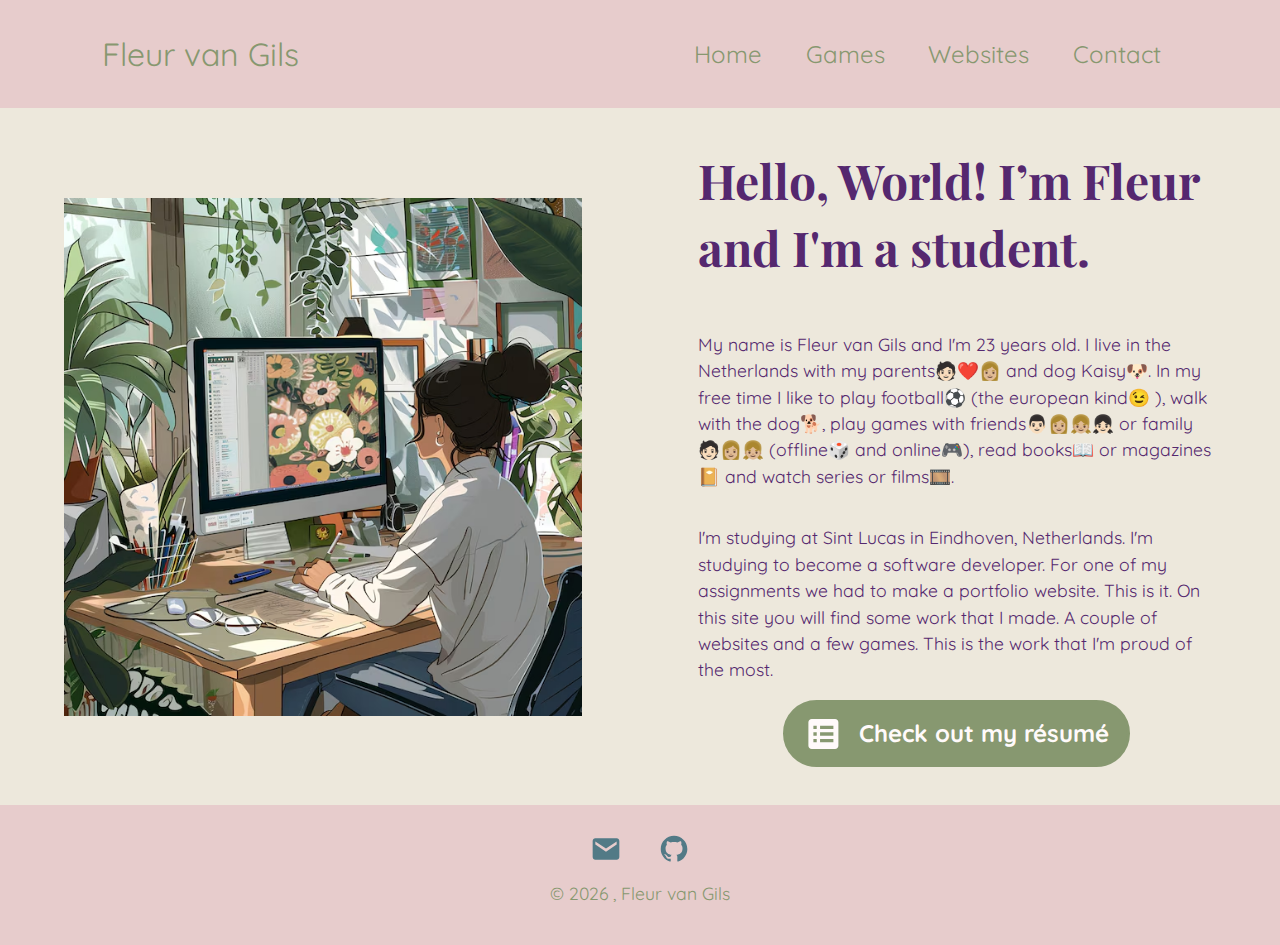
<file: index.html>
<!DOCTYPE html>
<html lang="en" dir="ltr">
  <head>
    <meta charset="utf-8" />
    <title>Fleur van Gils</title>
    <meta name="viewport" content="width=device-width, initial-scale=1.0" />
    <!-- Stylesheets -->
    <link rel="stylesheet" href="css/normalize.css" />
    <link rel="stylesheet" href="css/styles.css" />
    <!-- Fonts -->
    <link
      href="https://fonts.googleapis.com/css?family=Playfair+Display&display=swap"
      rel="stylesheet"
    />
    <link
      href="https://fonts.googleapis.com/css?family=Quicksand&display=swap"
      rel="stylesheet"
    />
    <!-- Favicon -->
    <link rel="apple-touch-icon" sizes="180x180" href="img/FvG.png" />
    <link rel="icon" type="image/png" sizes="32x32" href="img/FvG.png" />
    <link rel="icon" type="image/png" sizes="16x16" href="img/FvG.png" />
    <link rel="manifest" href="img/site.webmanifest" />
    <link rel="mask-icon" href="img/safari-pinned-tab.svg" color="#F5E7E7" />
    <meta name="msapplication-TileColor" content="#F5E7E7" />
    <meta name="msapplication-TileImage" content="/mstile-144x144.png" />
    <meta name="theme-color" content="#F5E7E7" />
  </head>

  <body class="l-body">
    <nav class="main-nav">
      <a class="nav__menu-name" href="#">Fleur van Gils</a>
      <section class="nav__section">
        <ul class="nav__menu">
          <li class="nav__menu-item"><a href="#">Home</a></li>
          <li class="nav__menu-item"><a href="pages/games.html">Games</a></li>
          <li class="nav__menu-item">
            <a href="pages/websites.html">Websites</a>
          </li>
          <li class="nav__menu-item">
            <a href="pages/contact.html">Contact</a>
          </li>
        </ul>
      </section>
    </nav>

    <main class="l-main">
      <img
        class="main__image"
        src="img/digital-art-style-illustration-graphic-designer_23-2151536941.avif"
        alt=""
      />
      <section class="main__copy">
        <h1 class="main__heading">
          Hello, World! I’m Fleur and I'm a student.
        </h1>
        <p class="main__description">
          My name is Fleur van Gils and I'm <span id="age"></span> years old. I
          live in the Netherlands with my parents🧑🏻‍❤️‍👩🏼 and dog Kaisy🐶. In my
          free time I like to play football⚽ (the european kind😉 ), walk with
          the dog🐕, play games with friends👨🏻‍👩🏼‍👧🏼‍👧🏻 or family🧑🏻‍👩🏼‍👧🏼
          (offline🎲 and online🎮), read books📖 or magazines📔 and watch series
          or films🎞️.
        </p>
        <p class="main__description">
          I'm studying at Sint Lucas in Eindhoven, Netherlands. I'm studying to
          become a software developer. For one of my assignments we had to make
          a portfolio website. This is it. On this site you will find some work
          that I made. A couple of websites and a few games. This is the work
          that I'm proud of the most.
        </p>
        <div class="main__link-group">
          <svg
            class="main__icon"
            xmlns="http://www.w3.org/2000/svg"
            width="40"
            height="40"
            viewBox="0 0 24 24"
          >
            <path
              d="M3,5v14c0,1.104,0.896,2,2,2h14c1.104,0,2-0.896,2-2V5c0-1.104-0.896-2-2-2H5C3.896,3,3,3.896,3,5z M10,7h8v2h-8V7z M10,11 h8v2h-8V11z M10,15h8v2h-8V15z M6,7h2v2H6V7z M6,11h2v2H6V11z M6,15h2v2H6V15z"
            />
          </svg>
          <a
            class="main__link"
            href="https://fleurtje1142.github.io/Resume-develop/"
            >Check out my r&eacute;sum&eacute;</a
          >
        </div>
      </section>
    </main>

    <footer class="l-footer">
      <address class="footer__social-section">
        <ul class="footer__social">
          <li class="footer__social-icon">
            <a href="mailto:fleur.van.gils@sintlucasedu.nl">
              <img
                class="footer__social-icon"
                src="img/bxs-envelope.svg"
                alt="Email"
            /></a>
          </li>
          <li class="footer__social-icon">
            <a
              href="https://github.com/Fleurtje1142"
              target="_blank"
              rel="noopener noreferrer"
            >
              <img
                class="footer__social-icon"
                src="img/bxl-github.svg"
                alt="Github"
            /></a>
          </li>
        </ul>
      </address>
      <p class="copyright">
        &copy;
        <script>
          // Function to calculate the age based on the birthdate
          function calculateAge(birthDate) {
            const today = new Date();
            const birth = new Date(birthDate);
            let age = today.getFullYear() - birth.getFullYear();
            const monthDiff = today.getMonth() - birth.getMonth();
            const dayDiff = today.getDate() - birth.getDate();

            // Adjust if the birthday hasn't happened yet this year
            if (monthDiff < 0 || (monthDiff === 0 && dayDiff < 0)) {
              age--;
            }
            return age;
          }

          // Function to display the age on the page
          function displayAge() {
            const birthDate = "2003-06-02"; // Replace with the desired birthdate (format: YYYY-MM-DD)
            const ageElement = document.getElementById("age");
            ageElement.textContent = calculateAge(birthDate);
          }

          // Run the displayAge function when the page loads
          window.onload = displayAge;

          document.write(new Date().getFullYear());
        </script>
        , Fleur van Gils
      </p>
    </footer>
  </body>
</html>
</file>
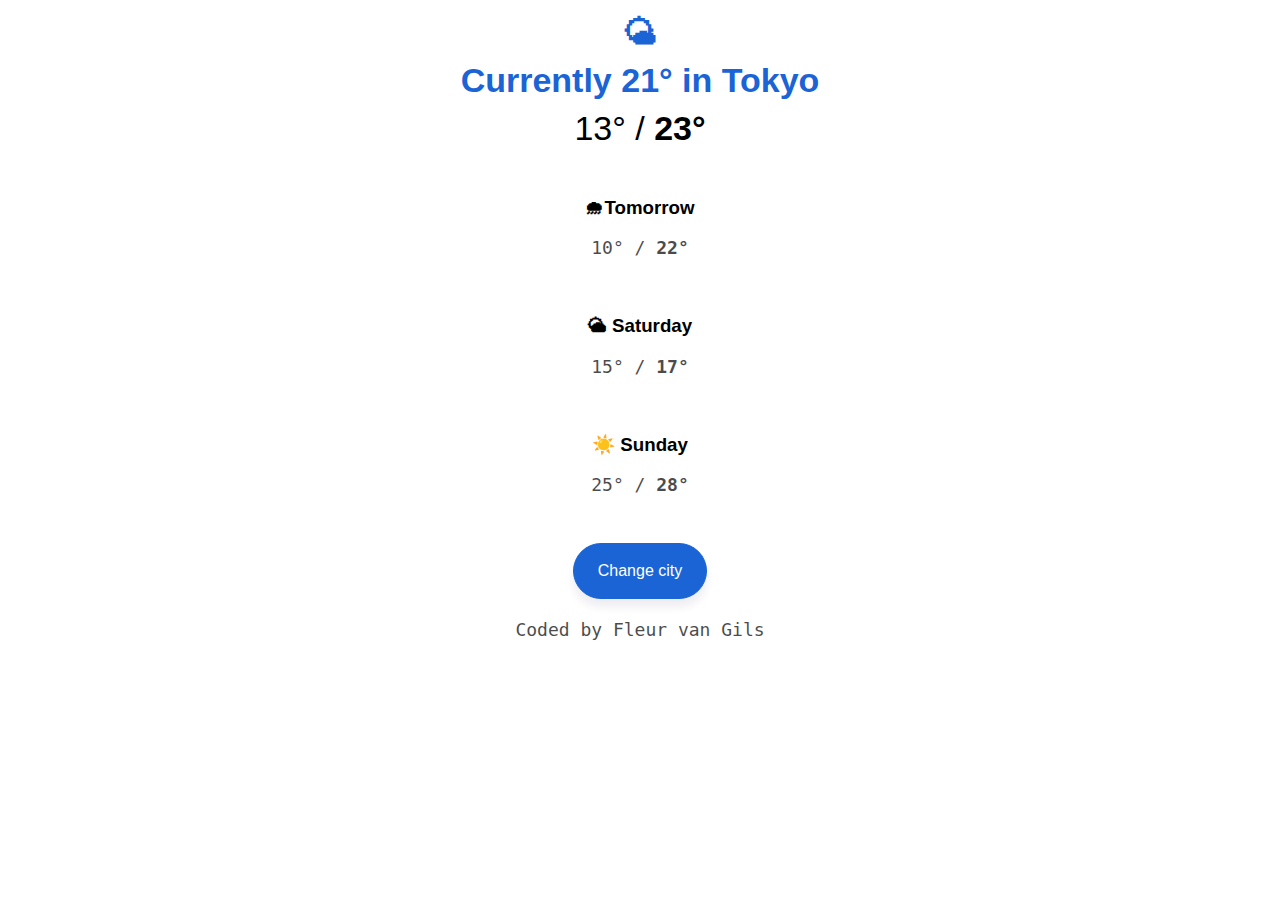
<file: Ambitie-Project.html>
<!DOCTYPE html>
<html lang="en">
  <head>
    <meta charset="UTF-8" />
    <meta name="viewport" content="width=device-width, initial-scale=1.0" />
    <meta http-equiv="X-UA-Compatible" content="ie=edge" />
    <title>Weather App</title>
    <style>
      h1,
      h2,
      h3 {
        text-align: center;
        font-family: Helvetica, Arial, sans-serif;
      }

      h1 {
        color: #1a64d6;
        font-size: 34px;
        line-height: 48px;
        margin: 0;
      }

      h2 {
        margin: 0;

        font-size: 34px;
        line-height: 48px;
        font-weight: 400;
      }

      ul {
        padding: 0;
      }

      li {
        list-style: none;
        text-align: center;
        padding: 10px 0;
        border-radius: 10px;
        transition: all 200ms ease-in-out;
        max-width: 400px;
        margin: 0 auto;
      }

      li:hover {
        background: #fffbef;
      }

      p {
        font-size: 18px;
        opacity: 0.7;
        text-align: center;
        font-family: monospace;
      }

      button {
        display: block;
        margin: 20px auto;
        border: 1px solid #1a64d6;
        background: #1a64d6;
        color: #fff;
        font-size: 16px;
        line-height: 22px;
        padding: 16px 24px;
        border-radius: 30px;
        transition: all 200ms ease;
        box-shadow: rgba(37, 39, 89, 0.08) 0px 8px 8px 0;
        cursor: pointer;
      }

      button:hover {
        background: white;
        color: #1a64d6;
        border: 1px solid #1a64d6;
      }
    </style>
  </head>
  <body>
    <section>
      <h1>
        🌤
        <br />
        Currently 21° in Tokyo
      </h1>
      <h2>13° / <strong>23°</strong></h2>
      <ul>
        <li>
          <h3>🌧Tomorrow</h3>
          <p>10° / <strong>22°</strong></p>
        </li>
        <li>
          <h3>🌥 Saturday</h3>
          <p>15° / <strong>17°</strong></p>
        </li>
        <li>
          <h3>☀️ Sunday</h3>
          <p>25° / <strong>28°</strong></p>
        </li>
      </ul>

      <button>Change city</button>
      <p>Coded by Fleur van Gils</p>
    </section>
    <script>
      function different() {
        let city = prompt("What city do you live in?");
        let temperature = prompt("what temperature is it?");

        if (temperature <= 0) {
          let heading = document.querySelector("h1");
          heading.innerHTML = "😣<br/>Currently " + temperature + "° in " + city;
        } else {
          let heading = document.querySelector("h1");
          heading.innerHTML = "😊<br/> Currently " + temperature + "° in " + city;
        }
      }

      let contactButton = document.querySelector("button");

      contactButton.addEventListener("click", different);
    </script>
  </body>
</html>
</file>
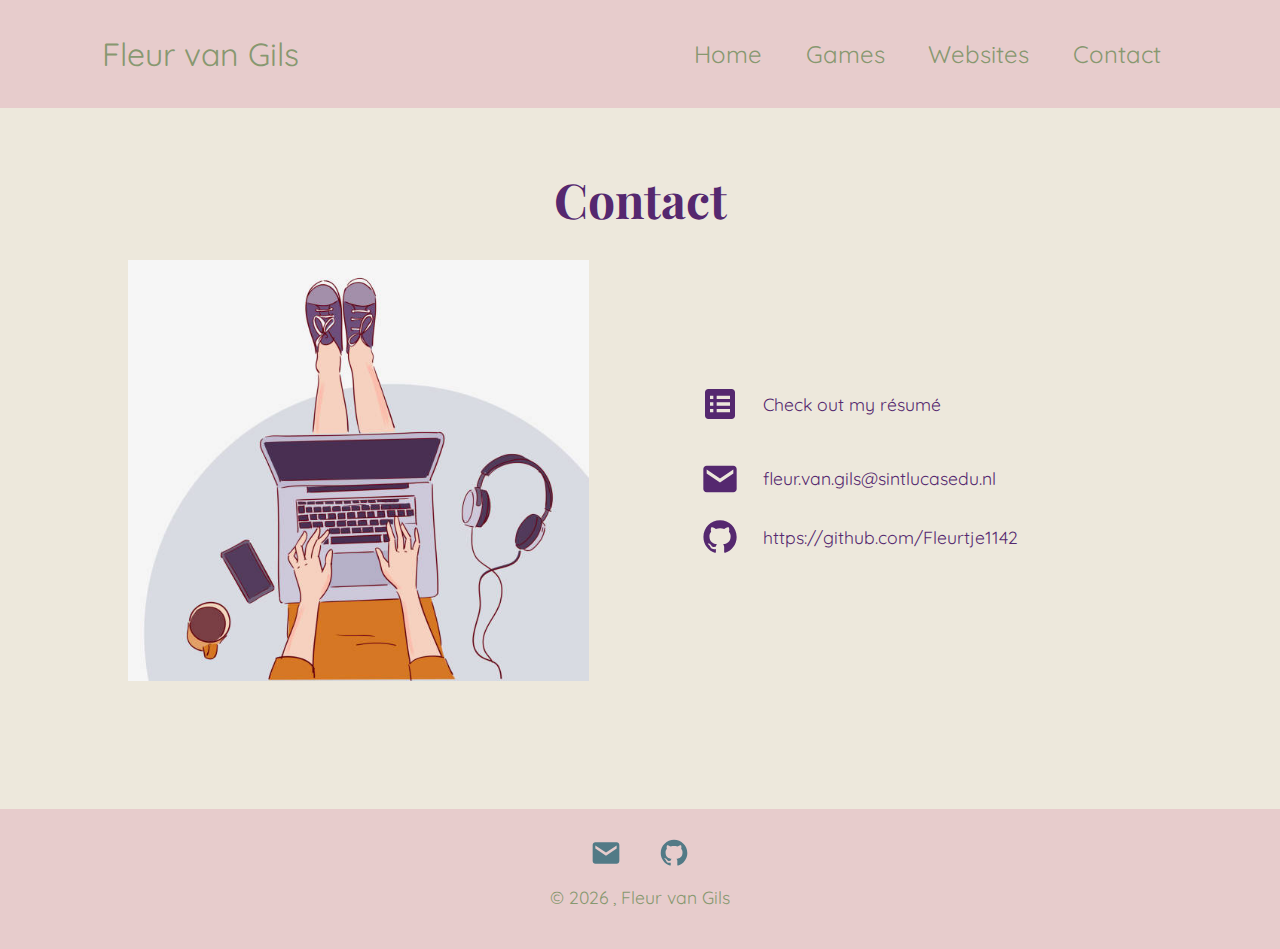
<file: pages/contact.html>
<!DOCTYPE html>
<html lang="en" dir="ltr">
  <head>
    <meta charset="utf-8" />
    <title>Fleur van Gils - Contact</title>
    <meta name="viewport" content="width=device-width, initial-scale=1.0" />
    <!-- Stylesheets -->
    <link rel="stylesheet" href="../css/normalize.css" />
    <link rel="stylesheet" href="../css/styles.css" />
    <!-- Fonts -->
    <link
      href="https://fonts.googleapis.com/css?family=Playfair+Display&display=swap"
      rel="stylesheet"
    />
    <link
      href="https://fonts.googleapis.com/css?family=Quicksand&display=swap"
      rel="stylesheet"
    />
    <!-- Favicons  -->
    <link rel="apple-touch-icon" sizes="180x180" href="../img/FvG.png" />
    <link rel="icon" type="image/png" size="32x32" href="../img/FvG.png" />
    <link rel="icon" type="image/png" sizes="16x16" href="../img/FvG.png" />
    <link rel="manifest" href="../img/site.webmanifest" />
    <link rel="mask-icon" href="../img/safari-pinned-tab.svg" color="#F5E7E7" />
    <meta name="msapplication-TileColor" content="#F5E7E7" />
    <meta name="msapplication-TileImage" content="/mstile-144x144.png" />
    <meta name="theme-color" content="#F5E7E7" />
  </head>

  <body class="l-body">
    <nav class="main-nav">
      <a class="nav__menu-name" href="../index.html">Fleur van Gils</a>
      <section class="nav__section">
        <ul class="nav__menu">
          <li class="nav__menu-item"><a href="../index.html">Home</a></li>
          <li class="nav__menu-item"><a href="games.html">Games</a></li>
          <li class="nav__menu-item"><a href="websites.html">Websites</a></li>
          <li class="nav__menu-item"><a href="#">Contact</a></li>
        </ul>
      </section>
    </nav>

    <header class="l-header">
      <h1 class="header__title">Contact</h1>
    </header>

    <main class="l-main contact">
      <img
        class="main__image"
        src="../img/laptop and headphone sitting on ground.jpg"
        alt=""
      />
      <section class="main__contact">
        <ul class="social__items">
          <li class="social__item">
            <svg
              class="social__icon"
              xmlns="http://www.w3.org/2000/svg"
              width="40"
              height="40"
              viewBox="0 0 24 24"
            >
              <path
                d="M3,5v14c0,1.104,0.896,2,2,2h14c1.104,0,2-0.896,2-2V5c0-1.104-0.896-2-2-2H5C3.896,3,3,3.896,3,5z M10,7h8v2h-8V7z M10,11 h8v2h-8V11z M10,15h8v2h-8V15z M6,7h2v2H6V7z M6,11h2v2H6V11z M6,15h2v2H6V15z"
              />
            </svg>
            <a
              class="social__link"
              href="https://fleurtje1142.github.io/Resume-develop/"
              >Check out my r&eacute;sum&eacute;</a
            >
          </li>
        </ul>
        <address>
          <ul class="social__items">
            <li class="social__item">
              <svg
                class="social__icon"
                xmlns="http://www.w3.org/2000/svg"
                width="40"
                height="40"
                viewBox="0 0 24 24"
              >
                <path
                  d="M20,4H4C2.896,4,2,4.896,2,6v12c0,1.104,0.896,2,2,2h16c1.104,0,2-0.896,2-2V6C22,4.896,21.104,4,20,4z M20,8.7l-8,5.334 L4,8.7V6.297l8,5.333l8-5.333V8.7z"
                />
              </svg>
              <a
                class="social__link"
                href="mailto:fleur.van.gils@sintlucasedu.nl"
                >fleur.van.gils@sintlucasedu.nl</a
              >
            </li>

            <li class="social__item">
              <svg
                class="social__icon"
                xmlns="http://www.w3.org/2000/svg"
                width="40"
                height="40"
                viewBox="0 0 24 24"
              >
                <path
                  fill-rule="evenodd"
                  clip-rule="evenodd"
                  d="M12.026,2c-5.509,0-9.974,4.465-9.974,9.974c0,4.406,2.857,8.145,6.821,9.465	c0.499,0.09,0.679-0.217,0.679-0.481c0-0.237-0.008-0.865-0.011-1.696c-2.775,0.602-3.361-1.338-3.361-1.338	c-0.452-1.152-1.107-1.459-1.107-1.459c-0.905-0.619,0.069-0.605,0.069-0.605c1.002,0.07,1.527,1.028,1.527,1.028	c0.89,1.524,2.336,1.084,2.902,0.829c0.091-0.645,0.351-1.085,0.635-1.334c-2.214-0.251-4.542-1.107-4.542-4.93	c0-1.087,0.389-1.979,1.024-2.675c-0.101-0.253-0.446-1.268,0.099-2.64c0,0,0.837-0.269,2.742,1.021	c0.798-0.221,1.649-0.332,2.496-0.336c0.849,0.004,1.701,0.115,2.496,0.336c1.906-1.291,2.742-1.021,2.742-1.021	c0.545,1.372,0.203,2.387,0.099,2.64c0.64,0.696,1.024,1.587,1.024,2.675c0,3.833-2.33,4.675-4.552,4.922	c0.355,0.308,0.675,0.916,0.675,1.846c0,1.334-0.012,2.41-0.012,2.737c0,0.267,0.178,0.577,0.687,0.479	C19.146,20.115,22,16.379,22,11.974C22,6.465,17.535,2,12.026,2z"
                />
              </svg>
              <a
                class="social__link"
                href="https://github.com/Fleurtje1142"
                target="_blank"
                rel="noopener noreferrer"
                >https://github.com/Fleurtje1142</a
              >
            </li>
          </ul>
        </address>
      </section>
    </main>

    <footer class="l-footer">
      <address class="footer__social-section">
        <ul class="footer__social">
          <li class="footer__social-icon">
            <a href="mailto:fleur.van.gils@sintlucasedu.nl">
              <img
                class="footer__social-icon"
                src="../img/bxs-envelope.svg"
                alt="Email"
            /></a>
          </li>
          <li class="footer__social-icon">
            <a
              href="https://github.com/Fleurtje1142"
              target="_blank"
              rel="noopener noreferrer"
            >
              <img
                class="footer__social-icon"
                src="../img/bxl-github.svg"
                alt="Github"
            /></a>
          </li>
        </ul>
      </address>
      <p class="copyright">
        &copy;
        <script>
          document.write(new Date().getFullYear());
        </script>
        , Fleur van Gils
      </p>
    </footer>
  </body>
</html>
</file>
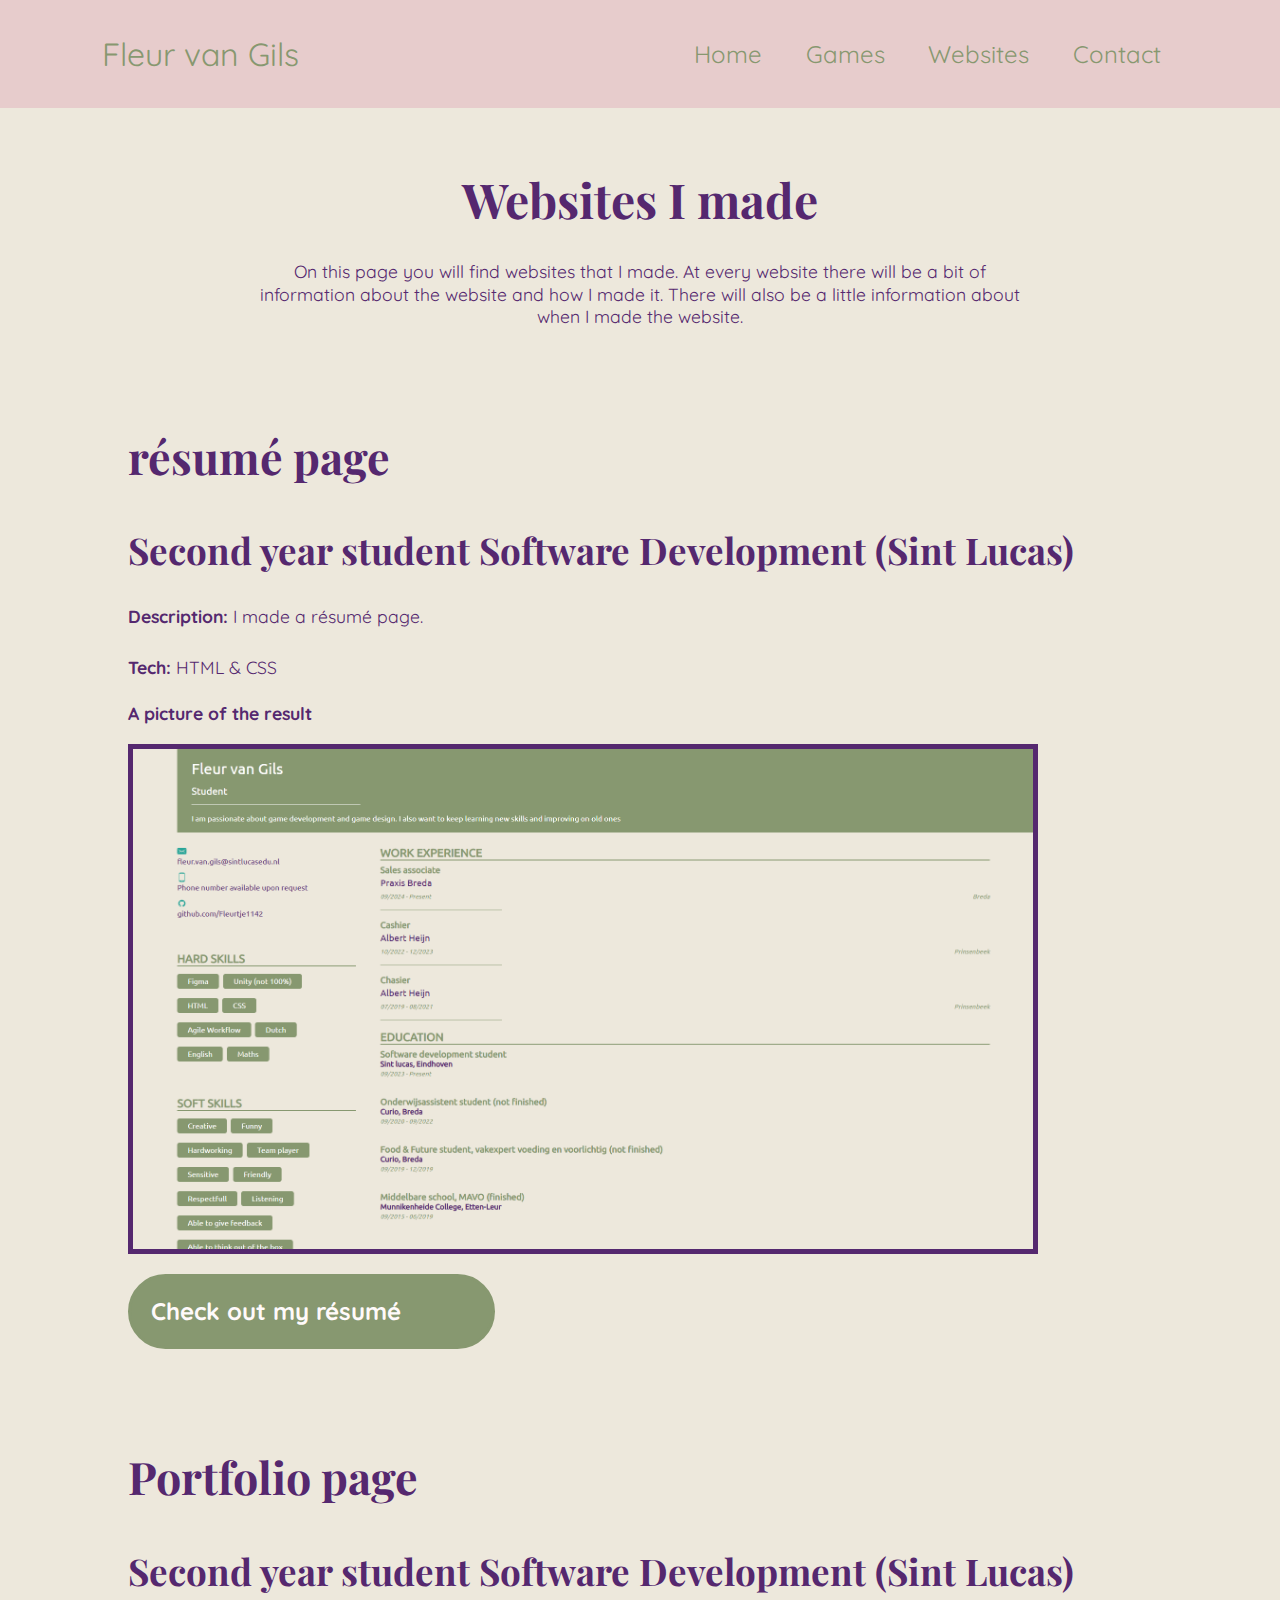
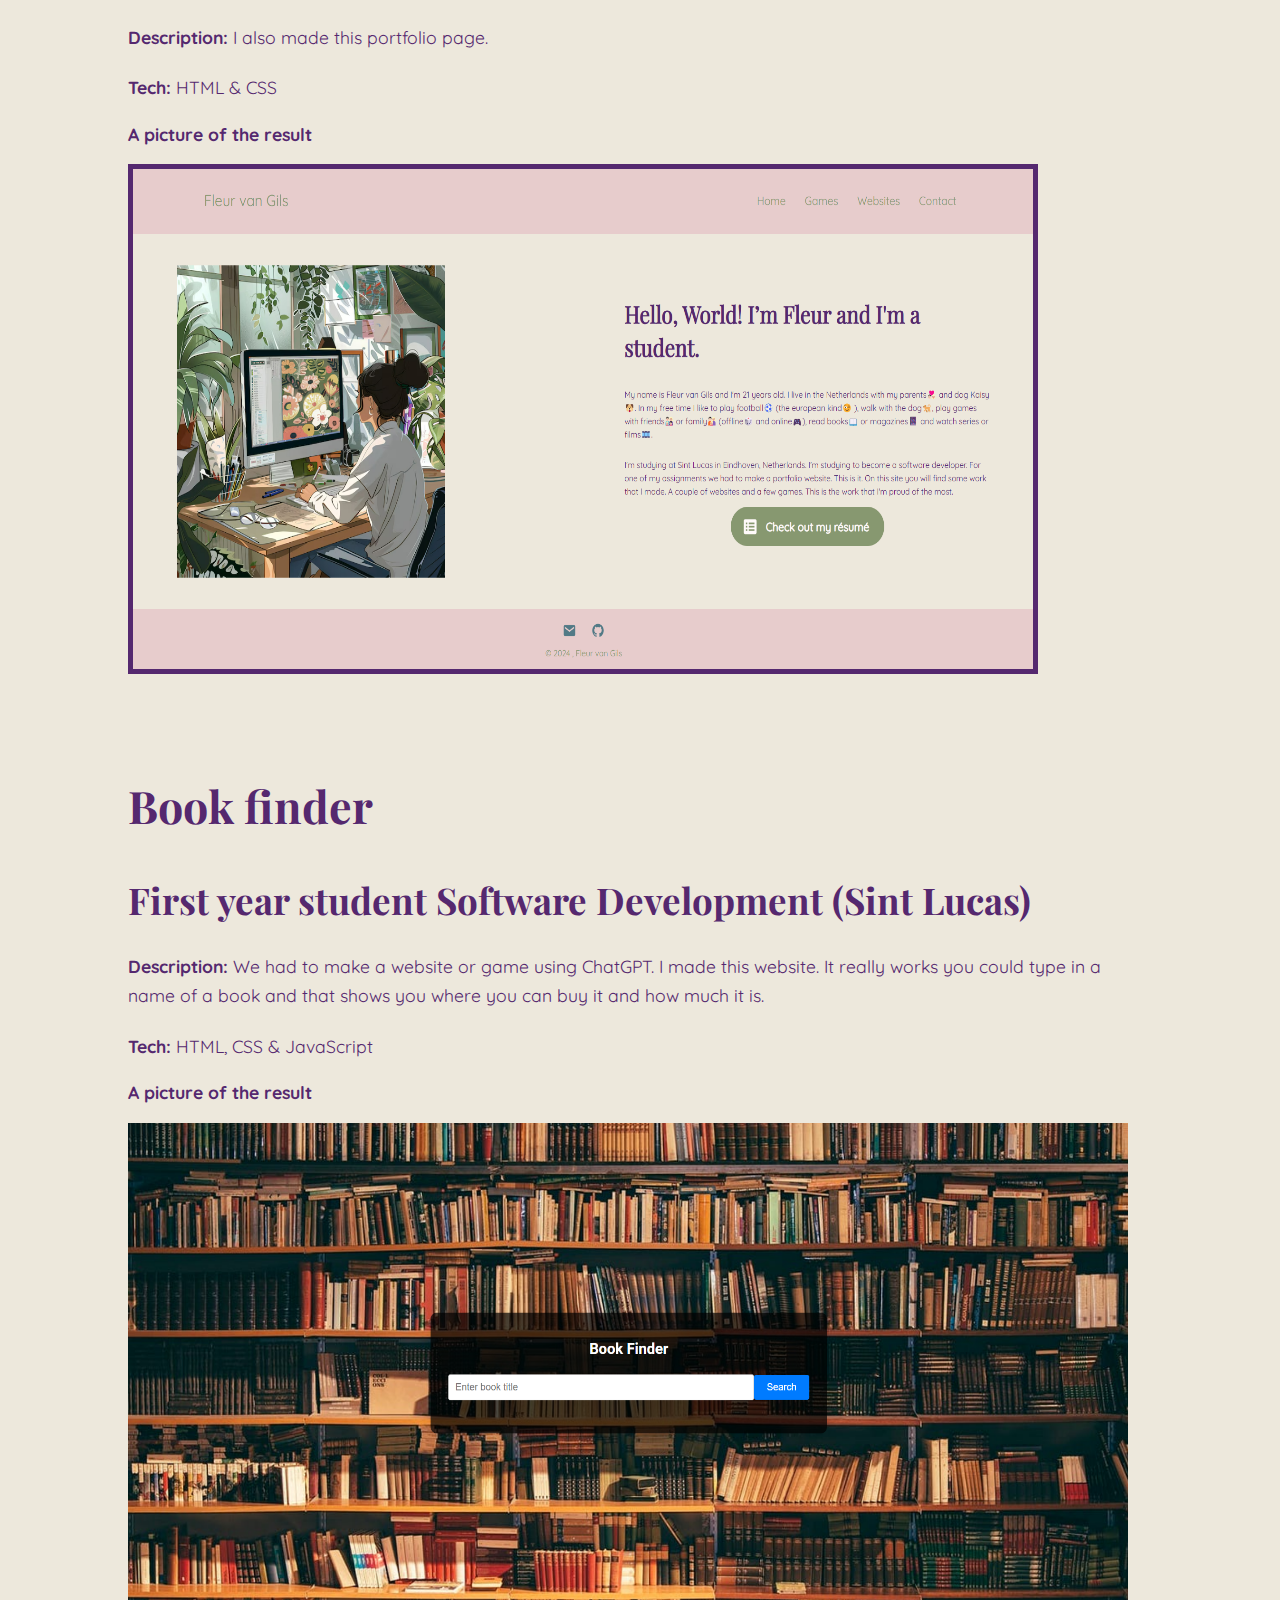
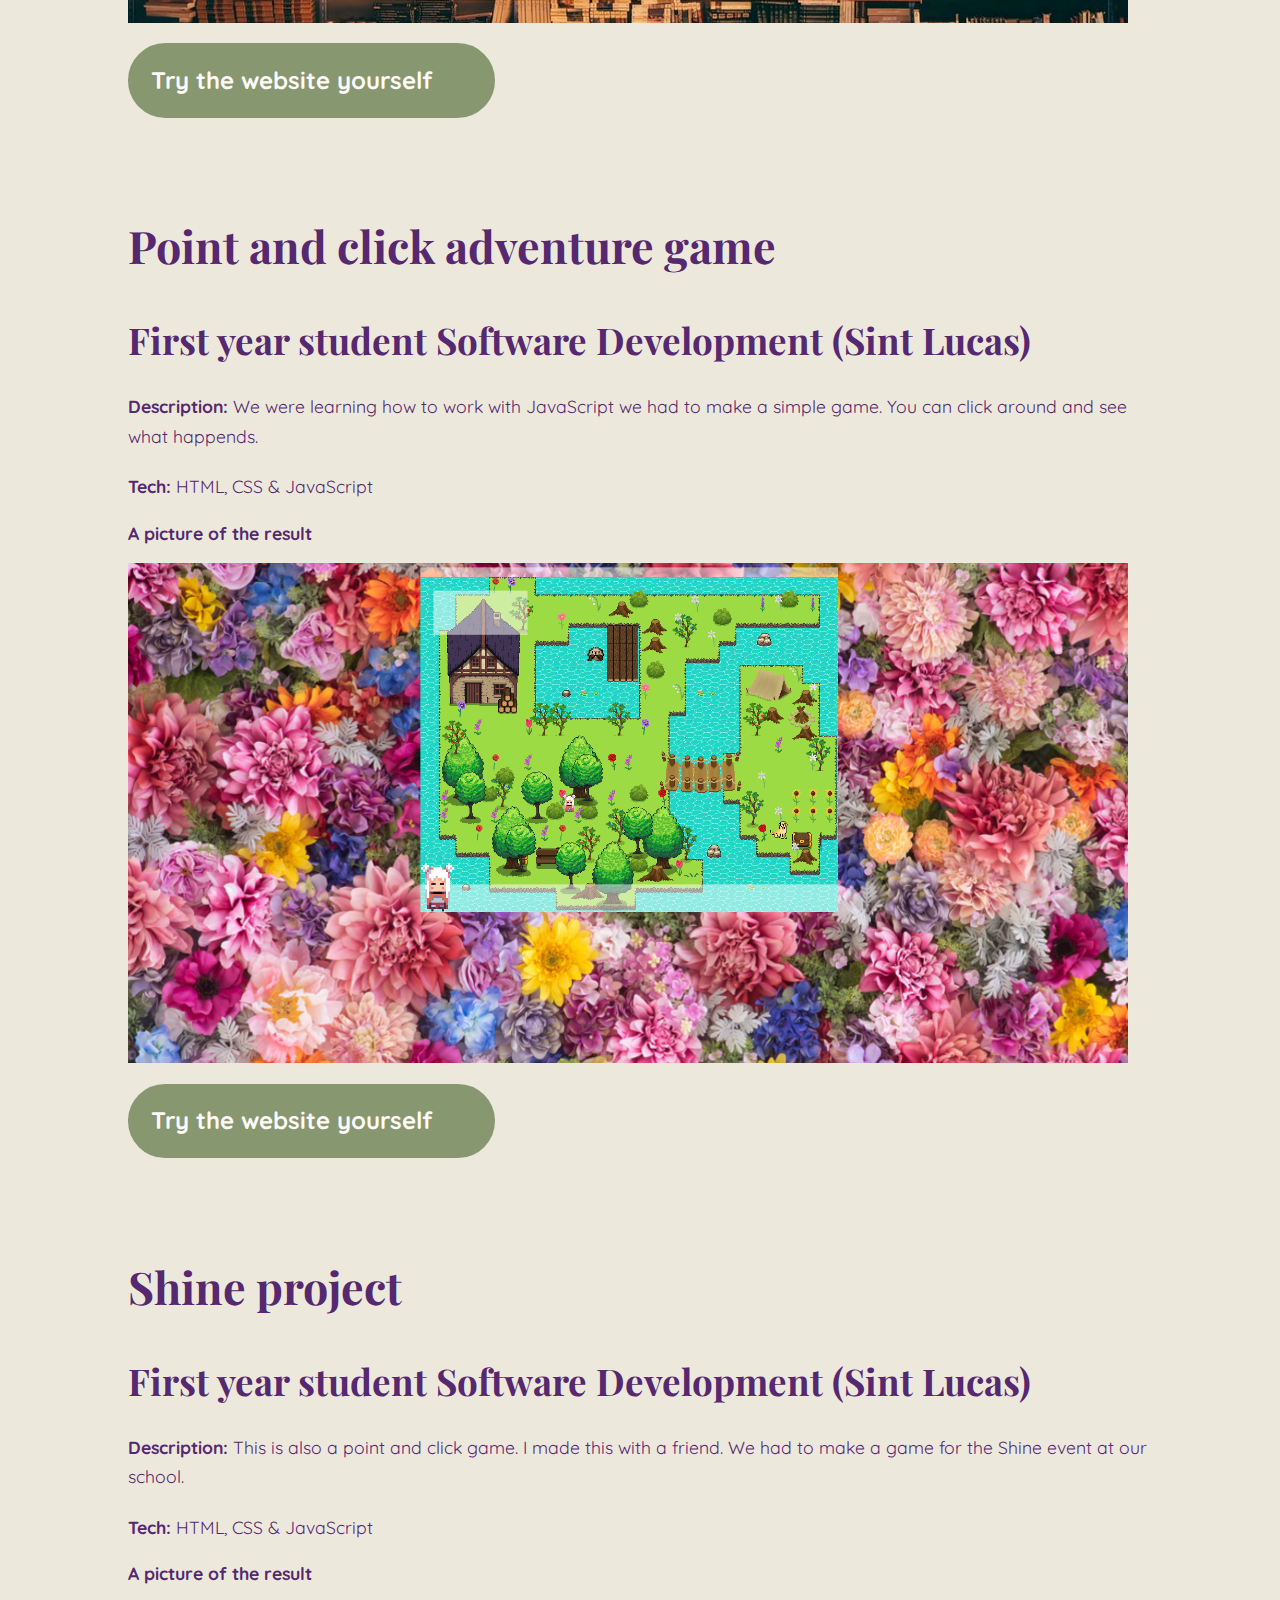
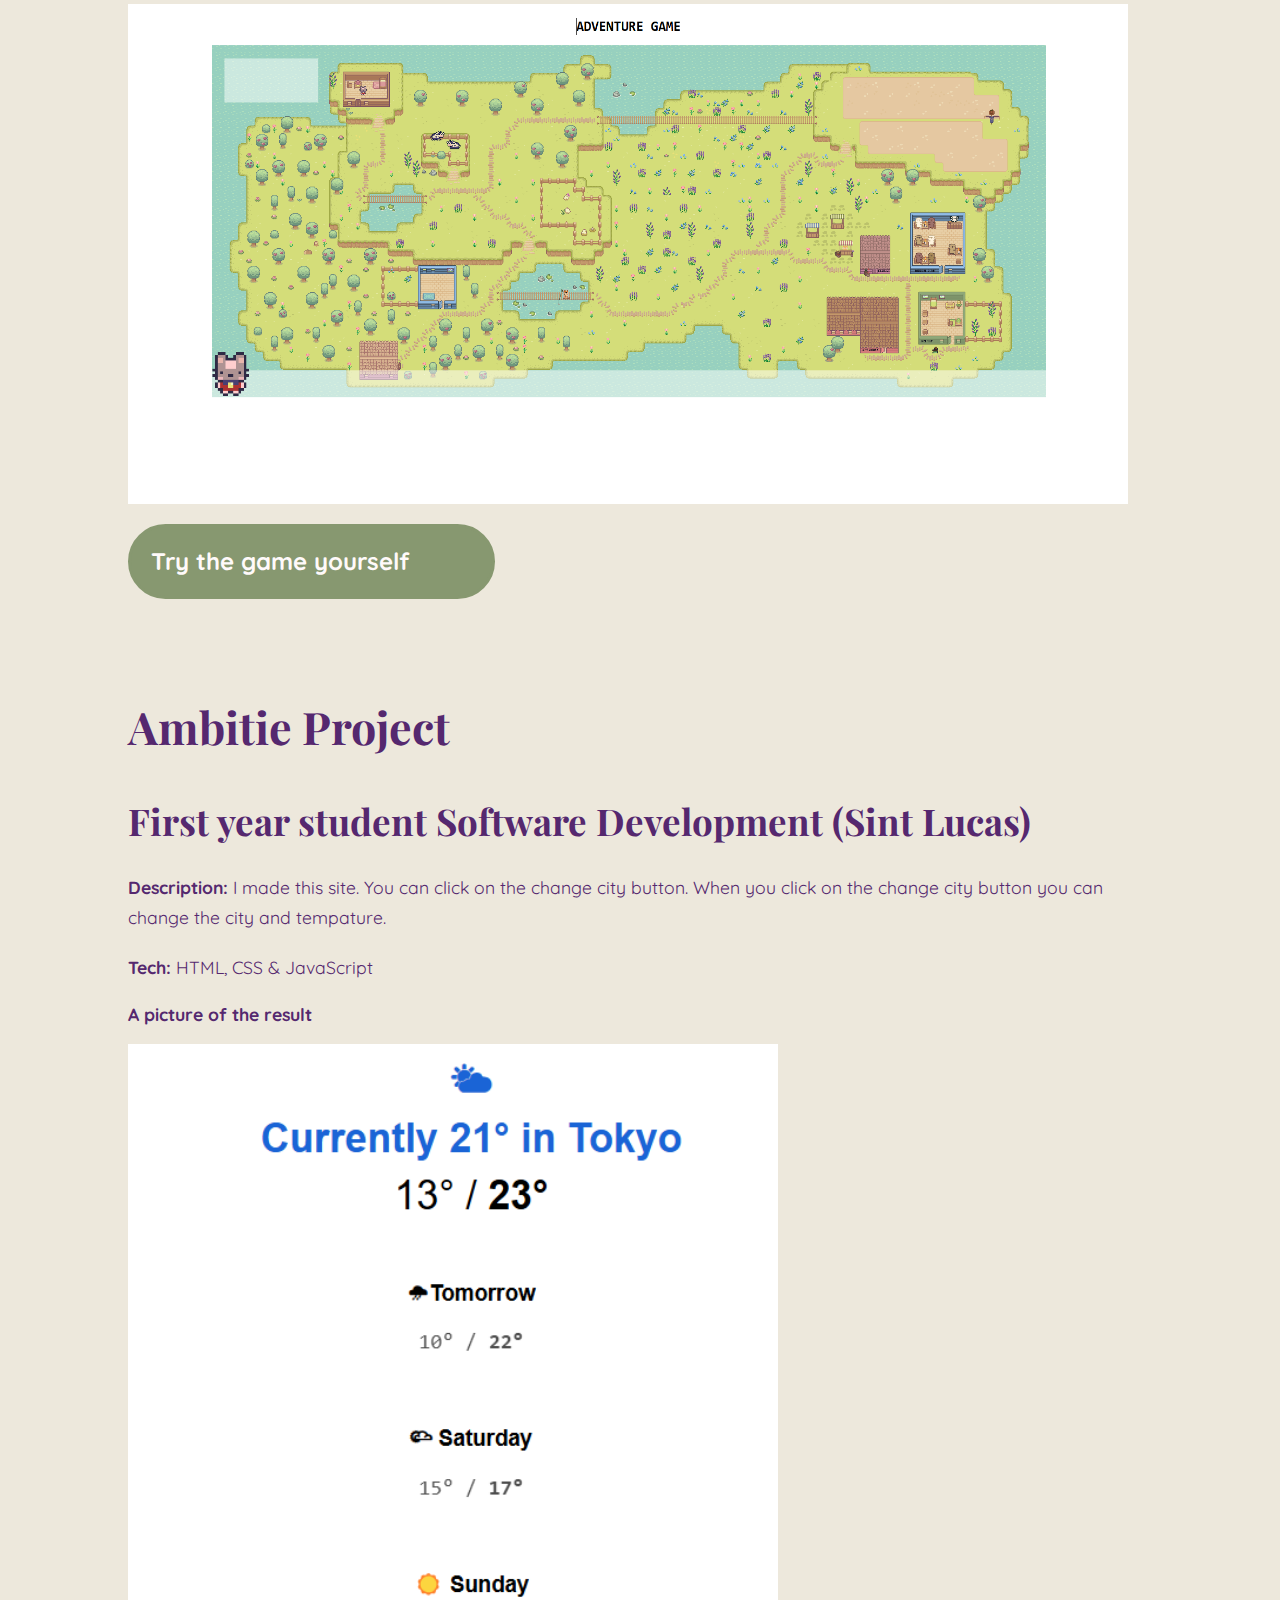
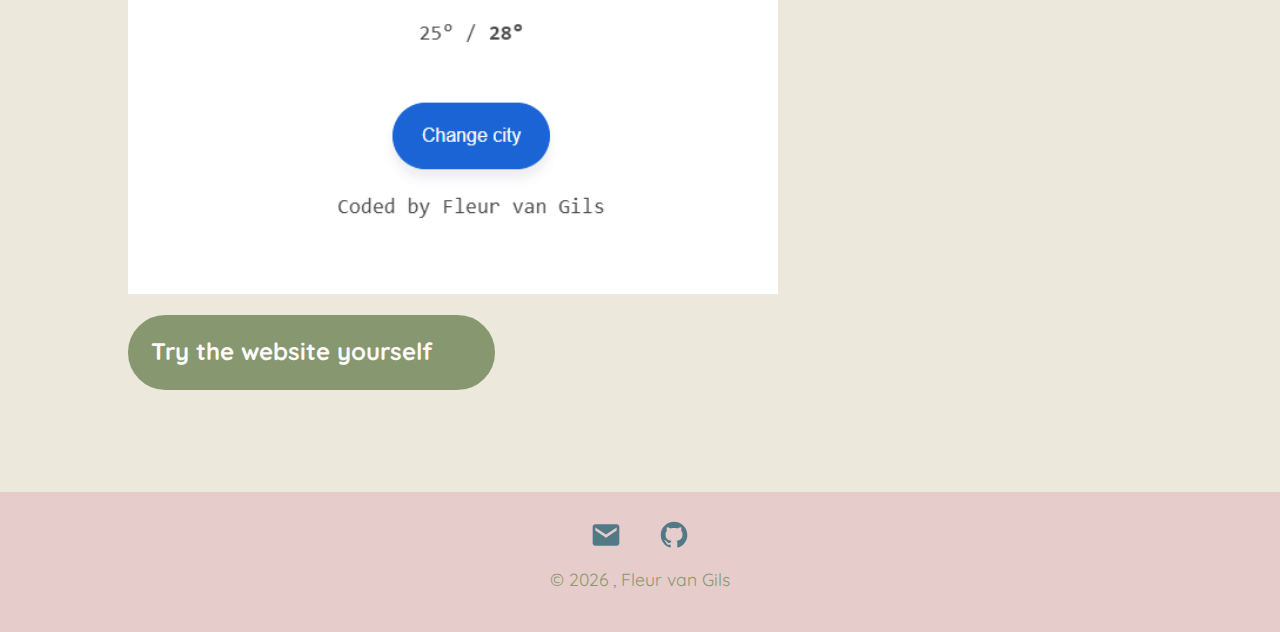
<file: pages/websites.html>
<!DOCTYPE html>
<html lang="en" dir="ltr">
  <head>
    <meta charset="utf-8" />
    <title>Fleur van Gils - Websites</title>
    <meta name="viewport" content="width=device-width, initial-scale=1.0" />
    <!-- Stylesheets -->
    <link rel="stylesheet" href="../css/normalize.css" />
    <link rel="stylesheet" href="../css/styles.css" />
    <!-- Fonts -->
    <link
      href="https://fonts.googleapis.com/css?family=Playfair+Display&display=swap"
      rel="stylesheet"
    />
    <link
      href="https://fonts.googleapis.com/css?family=Quicksand&display=swap"
      rel="stylesheet"
    />
    <!-- Favicon -->
    <link rel="apple-touch-icon" sizes="180x180" href="../img/FvG.png" />
    <link rel="icon" type="image/png" size="32x32" href="../img/FvG.png" />
    <link rel="icon" type="image/png" sizes="16x16" href="../img/FvG.png" />
    <link rel="manifest" href="../img/site.webmanifest" />
    <link rel="mask-icon" href="../img/safari-pinned-tab.svg" color="#F5E7E7" />
    <meta name="msapplication-TileColor" content="#F5E7E7" />
    <meta name="msapplication-TileImage" content="/mstile-144x144.png" />
    <meta name="theme-color" content="#F5E7E7" />
  </head>

  <body class="l-body">
    <nav class="main-nav">
      <a class="nav__menu-name" href="../index.html">Fleur van Gils</a>
      <section class="nav__section">
        <ul class="nav__menu">
          <li class="nav__menu-item"><a href="../index.html">Home</a></li>
          <li class="nav__menu-item"><a href="games.html">Games</a></li>
          <li class="nav__menu-item"><a href="websites.html">Websites</a></li>
          <li class="nav__menu-item"><a href="contact.html">Contact</a></li>
        </ul>
      </section>
    </nav>

    <header class="l-header">
      <h1 class="header__title">Websites I made</h1>
      <p class="header__description">
        On this page you will find websites that I made. At every website there
        will be a bit of information about the website and how I made it. There
        will also be a little information about when I made the website.
      </p>
    </header>

    <main class="l-main__experience">
      <div class="work__professional">
        <section class="work__professional-item">
          <h2 class="work__title">r&eacute;sum&eacute; page</h2>
          <h3 class="work__year">
            Second year student Software Development (Sint Lucas)
          </h3>
          <p class="work__design">
            <strong>Description:</strong> I made a r&eacute;sum&eacute; page.
          </p>
          <p class="work__tech-stack"><strong>Tech:</strong> HTML &amp; CSS</p>
          <p class="work__work-experience">
            <strong>A picture of the result</strong>
            <br />
            <br />
            <img
              class="resume-picture"
              src="../img/resume.png"
              alt=""
              height="500px"
              width="900px"
            />
          </p>

          <div class="main__link-group">
            <a
              class="main__link"
              href="https://fleurtje1142.github.io/Resume-develop/"
              target="_blank"
              rel="noopener noreferrer"
              >Check out my r&eacute;sum&eacute;</a
            >
          </div>
        </section>

        <section class="work__professional-item">
          <h2 class="work__title">Portfolio page</h2>
          <h3 class="work__year">
            Second year student Software Development (Sint Lucas)
          </h3>
          <p class="work__design">
            <strong>Description:</strong> I also made this portfolio page.
          </p>
          <p class="work__tech-stack"><strong>Tech:</strong> HTML &amp; CSS</p>
          <p class="work__work-experience">
            <strong>A picture of the result</strong>
            <br />
            <br />
            <img
              class="resume-picture"
              src="../img/Portfolio website.png"
              alt=""
              height="500px"
              width="900px"
            />
          </p>
        </section>

        <section class="work__professional-item">
          <h2 class="work__title">Book finder</h2>
          <h3 class="work__year">
            First year student Software Development (Sint Lucas)
          </h3>
          <p class="work__design">
            <strong>Description:</strong> We had to make a website or game using
            ChatGPT. I made this website. It really works you could type in a
            name of a book and that shows you where you can buy it and how much
            it is.
          </p>
          <p class="work__tech-stack">
            <strong>Tech:</strong> HTML, CSS &amp; JavaScript
          </p>
          <p class="work__work-experience">
            <strong>A picture of the result</strong>
            <br />
            <br />
            <img
              src="../img/book finder.png"
              alt=""
              height="500px"
              width="1000px"
            />
          </p>

          <div class="main__link-group">
            <a
              class="main__link"
              href="https://fleurtje1142.github.io/ChatGPT/"
              target="_blank"
              rel="noopener noreferrer"
              >Try the website yourself</a
            >
          </div>
        </section>

        <section class="work__professional-item">
          <h2 class="work__title">Point and click adventure game</h2>
          <h3 class="work__year">
            First year student Software Development (Sint Lucas)
          </h3>
          <p class="work__design">
            <strong>Description:</strong> We were learning how to work with
            JavaScript we had to make a simple game. You can click around and
            see what happends.
          </p>
          <p class="work__tech-stack">
            <strong>Tech:</strong> HTML, CSS &amp; JavaScript
          </p>
          <p class="work__work-experience">
            <strong>A picture of the result</strong>
            <br />
            <br />
            <img
              src="../img/point and click game school.png"
              alt=""
              height="500px"
              width="1000px"
            />
          </p>
          <div class="main__link-group">
            <a
              class="main__link"
              href="https://fleurtje1142.github.io/Point-and-click/"
              target="_blank"
              rel="noopener noreferrer"
              >Try the website yourself</a
            >
          </div>
        </section>

        <section class="work__professional-item">
          <h2 class="work__title">Shine project</h2>
          <h3 class="work__year">
            First year student Software Development (Sint Lucas)
          </h3>
          <p class="work__design">
            <strong>Description:</strong> This is also a point and click game. I
            made this with a friend. We had to make a game for the Shine event
            at our school.
          </p>
          <p class="work__tech-stack">
            <strong>Tech:</strong> HTML, CSS &amp; JavaScript
          </p>
          <p class="work__work-experience">
            <strong>A picture of the result</strong>
            <br />
            <br />
            <img
              src="../img/Shine project.png"
              alt=""
              height="500px"
              width="1000px"
            />
          </p>

          <div class="main__link-group">
            <a
              class="main__link"
              href="../Shine Game/index.html"
              target="_blank"
              rel="noopener noreferrer"
              >Try the game yourself</a
            >
          </div>
        </section>

        <section class="work__professional-item">
          <h2 class="work__title">Ambitie Project</h2>
          <h3 class="work__year">
            First year student Software Development (Sint Lucas)
          </h3>
          <p class="work__design">
            <strong>Description:</strong> I made this site. You can click on the
            change city button. When you click on the change city button you can
            change the city and tempature.
          </p>
          <p class="work__tech-stack">
            <strong>Tech:</strong> HTML, CSS &amp; JavaScript
          </p>
          <p class="work__work-experience">
            <strong>A picture of the result</strong>
            <br />
            <br />
            <img
              src="../img/Ambitie project.png"
              alt=""
              height="850px"
              width="650px"
            />
          </p>

          <div class="main__link-group">
            <a
              class="main__link"
              href="../pages/Ambitie-Project.html"
              target="_blank"
              rel="noopener noreferrer"
              >Try the website yourself</a
            >
          </div>
        </section>
      </div>
    </main>

    <footer class="l-footer">
      <address class="footer__social-section">
        <ul class="footer__social">
          <li class="footer__social-icon">
            <a href="mailto:fleur.van.gils@sintlucasedu.nl">
              <img
                class="footer__social-icon"
                src="../img/bxs-envelope.svg"
                alt="Email"
            /></a>
          </li>
          <li class="footer__social-icon">
            <a
              href="https://github.com/Fleurtje1142"
              target="_blank"
              rel="noopener noreferrer"
            >
              <img
                class="footer__social-icon"
                src="../img/bxl-github.svg"
                alt="Github"
            /></a>
          </li>
        </ul>
      </address>
      <p class="copyright">
        &copy;
        <script>
          document.write(new Date().getFullYear());
        </script>
        , Fleur van Gils
      </p>
    </footer>
  </body>
</html>
</file>
<file: css/styles.css>
/* Document Styles */
:root {
  --accent: #879870;
  --background-header-footer: #E7CCCC;
  --background-page: #EDE8DC;
  --button-text: #FFFAFA;
  --text-dark: #55286F;
  --text-light: #879870;
  --shadow: #BEC8C4;
}

a {
  color: var(--text-dark);
}

.l-body {
  background: var(--background-page);
  color: var(--text-dark);
  min-height: 100vh;
  /* display: grid;
  grid-template-rows: auto 1fr auto; */
}

.resume-picture{
  border: 5px 
  solid 
  #55286F
}

/* Headings */
h1 {
  font-size: 3rem;
}

h2 {
  font-size: 2.8rem;
}

h3 {
  font-size: 2.3rem;
}

h4 {
  font-size: 2rem;
}

p {
  font-size: 1rem;
}

.divider__year,
.header__title,
.l-footer,
.main__heading,
.main__work,
.organization,
.work__projects,
.work__title,
.work__year {
  font-family: 'Playfair Display', sans-serif;
}

.nav__menu-name{
  font-size: 2rem;
}

/* Content */
.description,
.header__body--description,
.header__description,
.main__description,
.work__design,
.work__goal {
  line-height: 1.5;
}

.copyright,
.date,
.description,
.footer__social,
.header__body--description,
.header__description,
.l-footer,
.main__description,
.main-nav,
.social__item,
.volunteer__link,
.work__code,
.work__goal,
.work__link,
.work__tech-stack,
.work__design,
.work__work-experience,
.work__work-experience-list {
  font-family: 'Quicksand', serif;
  font-size: 1.1rem;
}




.l-footer,
.main-nav {
  background: var(--background-header-footer);
}

.l-main {
  margin: 10%;
}

.l-main.contact {
  margin: 5%;
  overflow: hidden;
}

h3.work__title {
  margin-bottom: .1em;
}

/* Navigation */
.nav__menu-item {
  position: relative;
}

.footer__social-icon a:focus,
.nav__menu-name:focus,
.nav__menu-item a:focus {
    outline: dotted;
    outline-color: var(--text-light);
    outline-offset: .4rem;
}

.main-nav, .l-footer {
  align-items: center;
  display: flex;
  flex-direction: column;
}

.main-nav {
  justify-content: space-between;
  min-height: 70px;
  overflow: hidden;
  padding: 1.5%;
  text-align: center;
}

.nav__section,
.footer__social-section {
  display: block;
}

.nav__section {
  line-height: 1.8;
}

.footer__social,
.nav__menu {
  display: flex;
  list-style-type: none;
  margin: 0;
  padding: 0;
}

.nav__menu {
  align-items: center;
  justify-content: space-around;
}

.nav__menu-item {
    margin: 0 .3em;
}

.nav__menu-item a,
.nav__menu-name {
  text-decoration: none;
}

.copyright,
.nav__menu-item a,
.nav__menu-name {
  color: var(--text-light);
}


/* Heading */
.header__description,
.header__title,
.main__heading {
  text-align: center;
}

.header__title {
  margin-top: 5%;
}

.header__description,
.header__body {
  line-height: 1.4;
  margin: 0 10%;
  text-align: left;
}


/* Main */
.l-main__experience,
.work__projects {
  display: block;
}

.l-main__experience {
  margin: 0 10%;
}

.main__link-group,
.work__link {
  align-items: center;
  background-color: var(--accent);
  border: 3px solid var(--accent);
  border-radius: 50px;
  display: flex;
  padding: 2%;
}

.work__personal-item > .main__link-group {
    width: 60%;
}

.main__link,
.work__link {
  color: var(--button-text);
  font-family: 'Quicksand', sans-serif;
  font-size: 1.5rem;
  font-weight: bold;
  text-decoration: none;
}

.main__link-group:hover,
.work__link:hover {
  background-color: var(--background-page);
  border: 3px solid var(--accent);
  transition: all 0.3s ease-in-out;
}

.main__link-group:hover .main__link,
.work__link:hover {
  color: var(--accent);
}

.main__link-group:hover .main__icon {
  fill: var(--accent);
}

.work__professional-item,
.work__personal-item {
  margin-bottom: 10%;
}

.work__year,
.work__tech-stack,
.work__design,
.work__goal,
.work__code,
.work__work-experience-list {
  line-height: 1.4;
}

.work__year,
.work__link,
.work__code {
  margin: 0;
}

.work__goal {
  margin: 0 0 1.2em;
}

.work__tech-stack,
.work__design {
  margin: 5% 0;
}

.work__project-preview {
    width: 100%;
}

.divider__year,
.main__work {
  border-bottom: 2px solid var(--text-dark);
  line-height: 2;
  margin-top: 10%;
}

.experience {
  padding: .5% 0;
}

.experience__featured {
  display: flex;
  flex-direction: column;
}

address > .social__items {
  font-style: normal;
}

.social__items {
  padding: 0;
}

.social__item {
  display: table;
  padding: 2%;
  position: relative;
}

.social__link {
  text-decoration: none;
}


/* Footer */
.l-footer {
  justify-content: center;
  min-height: 140px;
}

.footer__social-section {
  display: block;
}

.footer__social {
  align-items: center;
  justify-content: space-between;
}

.copyright {
  margin: 15px 0;
  padding: 0;
}

/* Images */
.main__image,
.header__image,
.header__body--image {
  max-width: 100%;
  margin: 0;
}

.main__icon {
  fill: var(--button-text);
  padding: 0 5%;
}

.social__icon {
  display: block;
  fill: var(--text-dark);
  padding-right: 5%;
}

.footer__social-icon {
  margin: 0 .5em;
  min-height: 32px;
}

.footer__social-icon:hover {
  background-color: var(--text-dark);
  border-radius: 20%;
  transition: all 0.3s ease-in-out;
}

.professional__img {
  display: block;
  margin: auto;
}

.personal__images {
  display: block;
}

.personal__img {
  margin-left: 0;
}

.personal__img:not(:last-of-type) {
    margin-bottom: 1.5em;
}

.professional__img,
.personal__img {
  max-width: 100%;
}

.volunteer__preview {
  align-self: center;
  height: auto;
  order: 2;
  width: 50%;
}

.volunteer__preview:nth-child(2) {
  width: 100%;
}


/* Animations */
.nav__menu-item:before {
  background-color: var(--accent);
  left: 53%;
  width: 100%;
  transform-origin: center;
  -webkit-transition: transform 0.2s ease-in-out;
  -o-transition: transform 0.2s ease-in-out;
  transition: transform 0.2s ease-in-out;
}

.social__item:before {
  background-color: var(--text-dark);
  left: 35%;
  width: 65%;
  transform: translate(-50%, 0) scaleX(0);
  transform-origin: left;
  -webkit-transition: transform 0.3s ease-in-out;
  -o-transition: transform 0.3s ease-in-out;
  transition: transform 0.3s ease-in-out;
}

.nav__menu-item:before,
.social__item:before {
  bottom: 0;
  content: '';
  height: 2px;
  position: absolute;
  transform: translate(-50%, 0) scaleX(0);
}

.nav__menu-item:hover:before,
.social__item:hover:before {
  transform: translate(-50%, 0) scaleX(1);
}

/* Desktop Styles */
@media only screen and (min-width: 768px) {

  /* Navigation */
  .main-nav {
    flex-direction: row;
    padding: 1.5% 8%;
  }

  .nav__section {
    font-size: 1.5rem;
    margin-top: 0;
    min-width: 500px;
  }

  .nav__menu {
    justify-content: space-between;
  }

  .nav__menu-item {
    margin: 0 .7em;
  }

  /* Heading */
  .header__description {
    margin: 0 20%;
    text-align: center;
  }

  .header__body--description,
  .header__description {
    line-height: 1.3;
  }

  .header__body {
    margin: 0 15%;
  }

  /* Main */
  .header__body,
  .l-main,
  .experience__featured,
  .work__personal-items {
    display: grid;
  }

  .experience__featured,
  .header__body,
  .l-main {
    align-items: center;
    column-gap: 10%;
    grid-auto-columns: 1fr;
    grid-column-gap: 10%;
  }

  .l-main {
    margin: 3% 5%;
  }

  .l-main.contact {
    margin: 0 10% 10%;
  }

  .main__contact,
  .main__copy,
  .main__image,
  .header__body--description,
  .header__body--image,
  .volunteer__preview,
  .experience__featured-copy {
    grid-row: 1;
  }

  .main__heading {
    margin-top: 0;
  }

  .main__heading {
    text-align: left;
  }

  .main__link-group {
    width: 20em;
  }

  .main__copy > .main__link-group {
    align-self: center;
  }

  .work__personal-item > .main__link-group {
    width: 11em;
  }

  .main__copy {
    /* display: block; */
    display: flex;
    flex-direction: column;
    line-height: 1.4;
  }

  .work__personal,
  .work__professional {
    margin-top: 10%;
  }

  .work__tech-stack,
  .work__design {
    margin: 2% 0 ;
  }

  .work__personal-items {
    column-gap: 10%;
  }

  .work__personal-items.code {
    grid-template-columns: repeat(2, 1fr);
  }

  .work__personal-items.design {
    grid-template-columns: 1fr 1fr;
  }

  .work__projects {
    display: grid;
    grid-template-columns: 1fr 1fr;
    grid-gap: 1.5em;
  }

  .work__project-preview {
    justify-self: center;
  }

  .design > .work__personal-item:first-of-type,
  .work__project-preview:last-of-type {
    grid-column-start: 1;
    grid-column-end: 3;
  }

  .work__year,
  .work__tech-stack,
  .work__design,
  .work__goal,
  .work__link,
  .work__code {
    line-height: 1.7;
  }

  .social__item {
    display: flex;
    align-items: center;
  }

  .experience__featured {
    justify-items: center;
  }

  .work__link {
    margin-top: 1em;
    padding-left: 1.3em;
    text-align: center;
    width: 10em;
  }

  .codepen {
    margin-left: 0;
  }

  .personal__images {
    display: flex;
    justify-content: space-between;
    align-items: center;
  }

  /* Images */
  .main__icon {
    padding: 0 5% 0 2%;
  }

  .social__icon {
    min-height: 40px;
    padding-bottom: 0;
  }

  .volunteer__preview {
    order: 0;
  }

  .volunteer__preview:nth-child(2) {
    grid-column: 2;
  }
}

/* Reduced Motion */
@media screen and (prefers-reduced-motion: reduce) {

  .footer__social-icon:hover,
  .main__link-group:hover,
  .nav__meun-item:before,
  .nav__menu-item:hover:before,
  .social__item:before,
  .social__item:hover:before,
  .work__link {
    transition: none;
    transition-duration: 0.001s;;
  }
}
</file>
